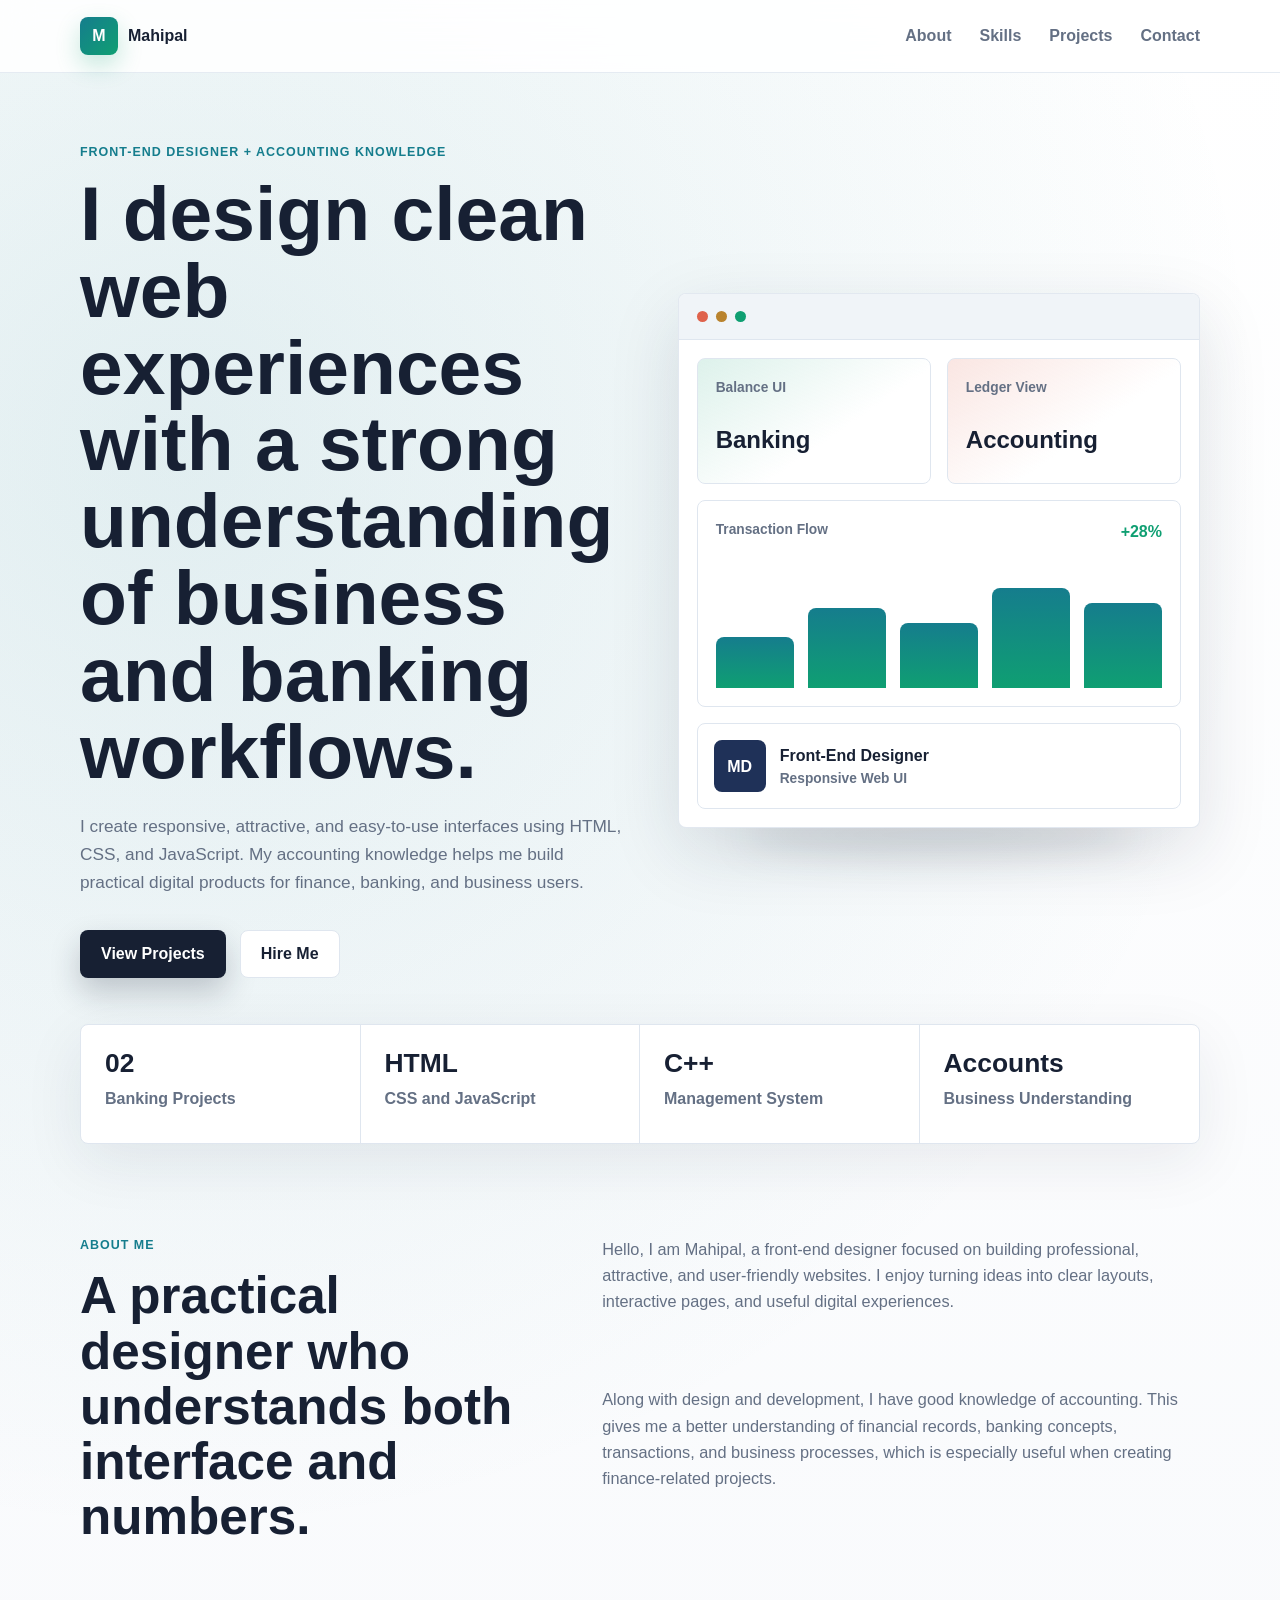
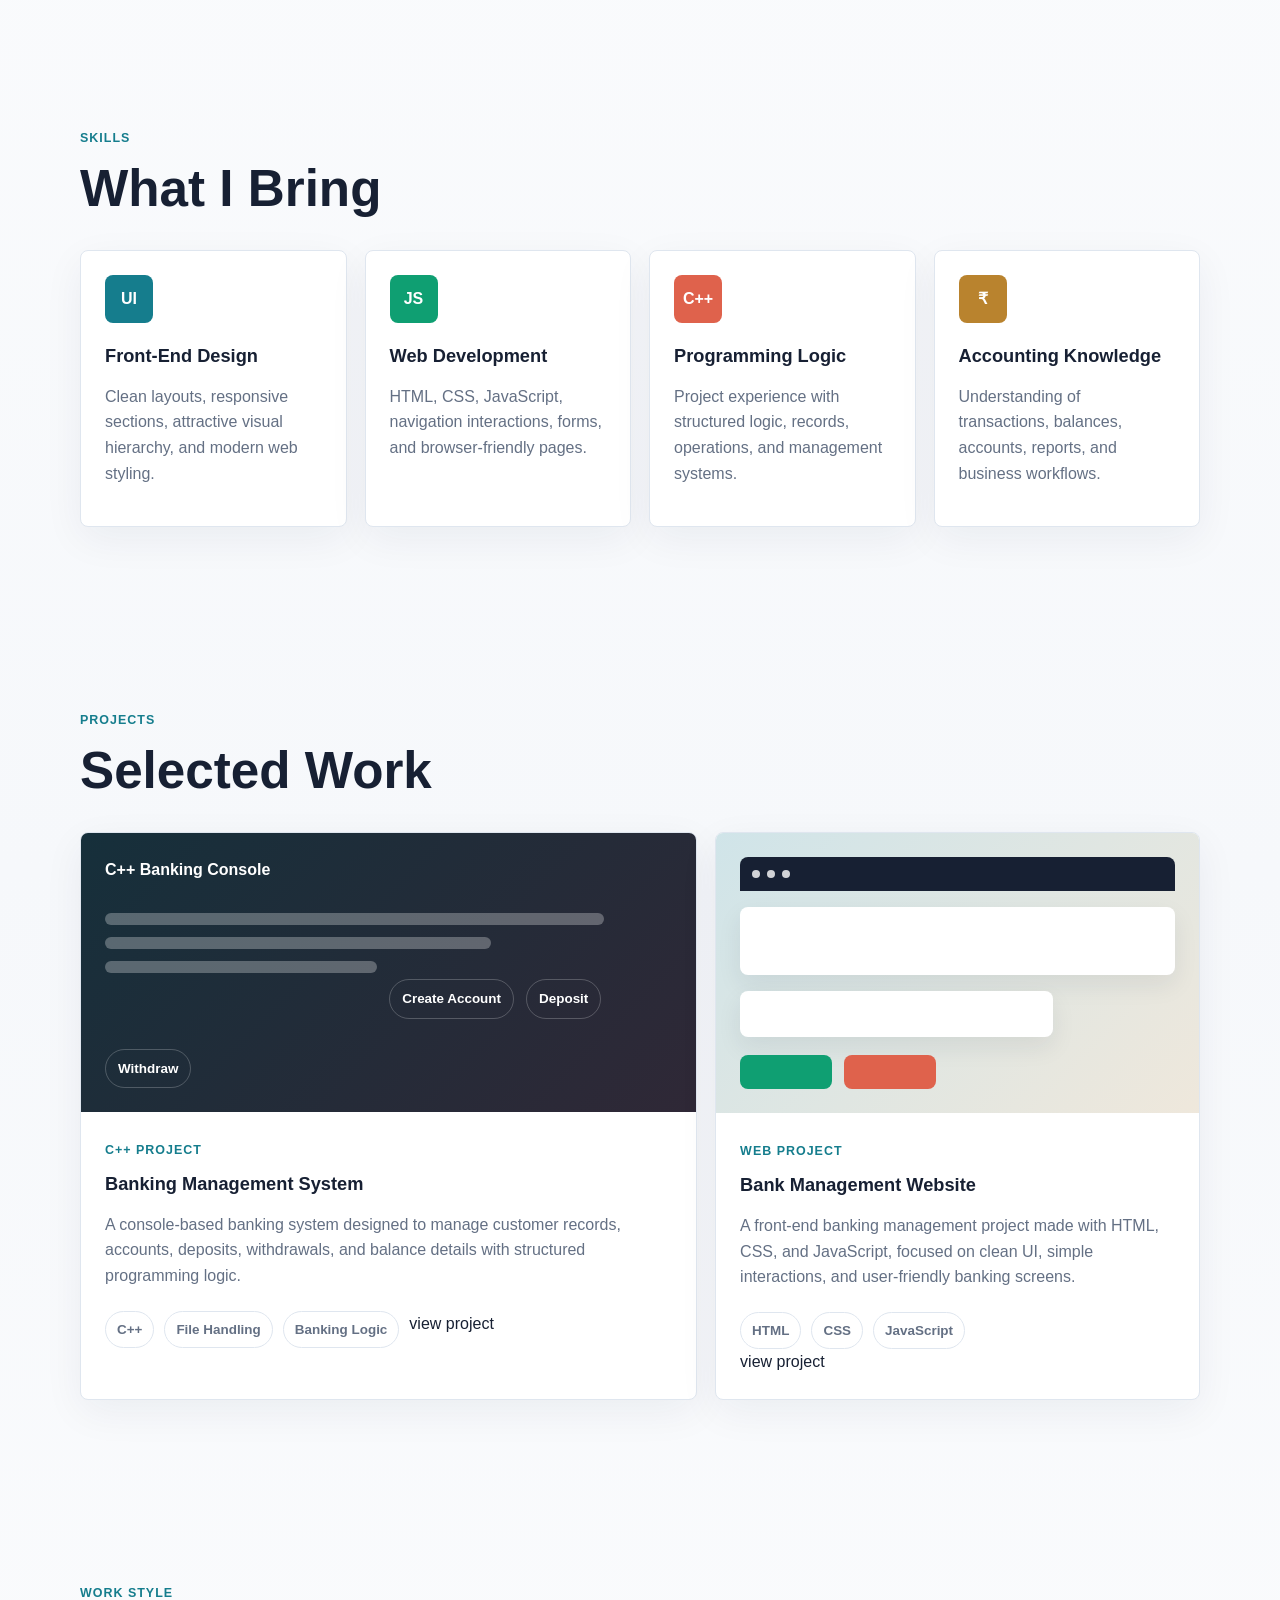
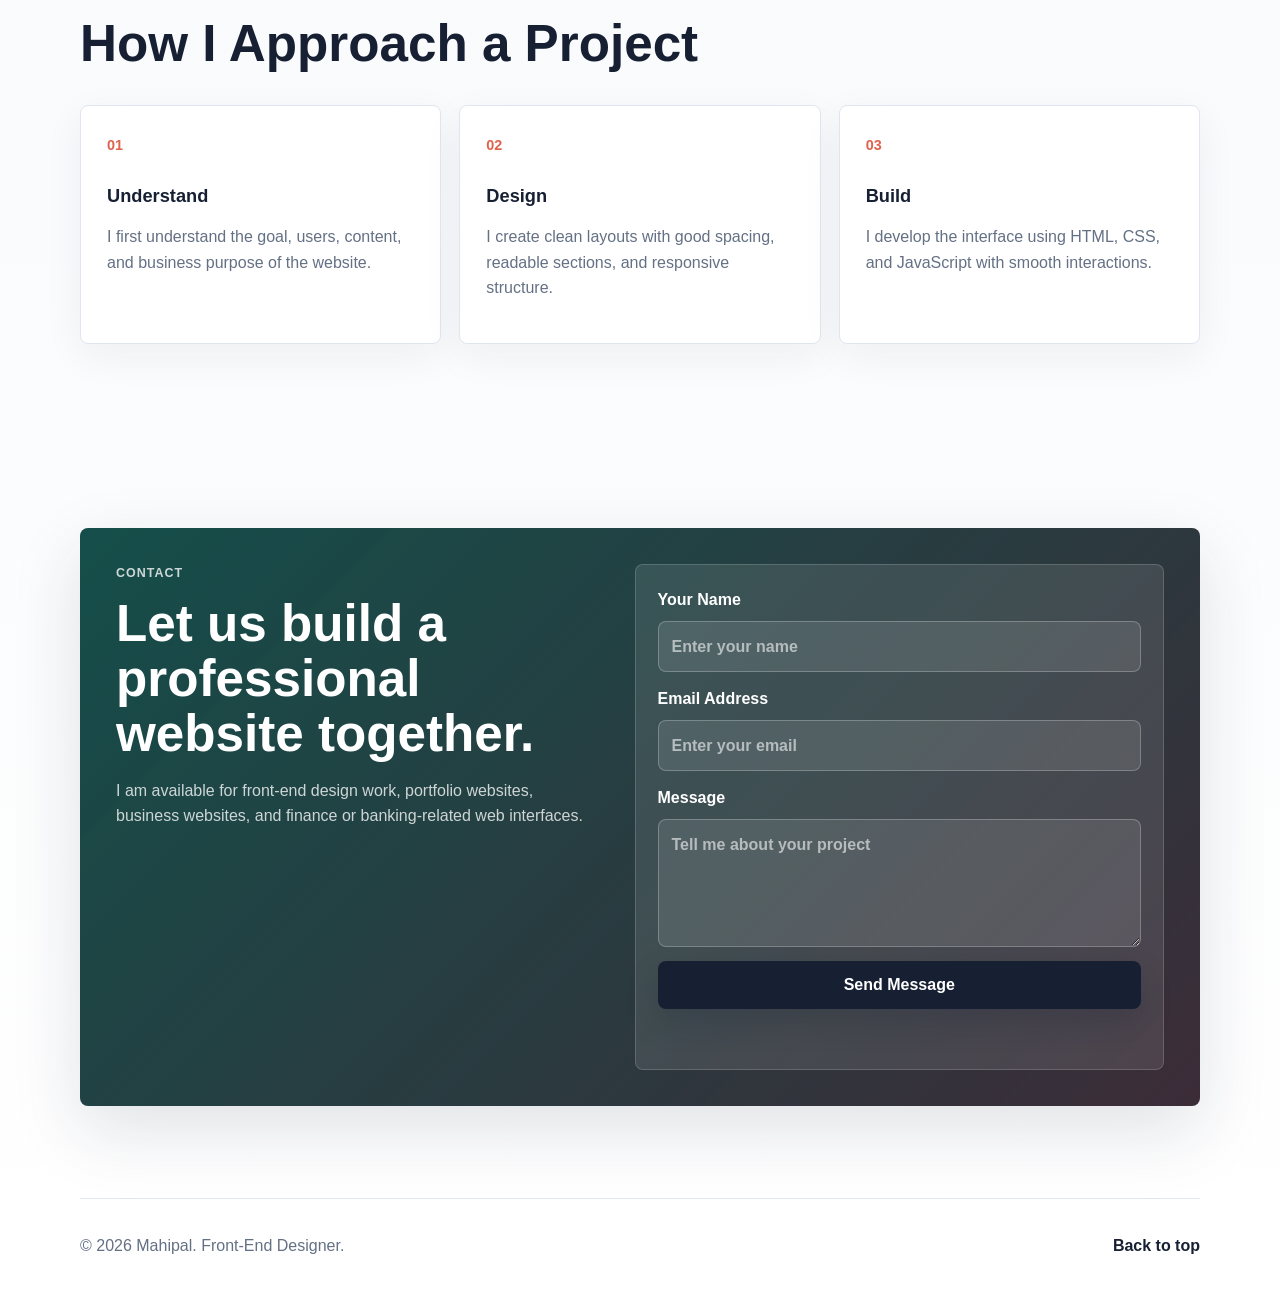
<file: index.html>
<!DOCTYPE html>
<html lang="en">
<head>
  <meta charset="UTF-8" />
  <meta name="viewport" content="width=device-width, initial-scale=1.0" />
  <title>Mahipal | Front-End Designer Portfolio</title>
  <meta
    name="description"
    content="Professional portfolio for Mahipal, a front-end designer with accounting knowledge and banking management system projects."
  />
  <link rel="stylesheet" href="styles.css" />
</head>
<body>
  <header class="site-header" id="top">
    <nav class="nav" aria-label="Primary navigation">
      <a href="#top" class="brand" aria-label="Mahipal portfolio home">
        <span class="brand-mark">M</span>
        <span>Mahipal</span>
      </a>

      <button class="nav-toggle" type="button" aria-label="Open menu" aria-expanded="false">
        <span></span>
        <span></span>
        <span></span>
      </button>

      <div class="nav-links">
        <a href="#about">About</a>
        <a href="#skills">Skills</a>
        <a href="#projects">Projects</a>
        <a href="#contact">Contact</a>
      </div>
    </nav>
  </header>

  <main>
    <section class="hero section">
      <div class="hero-copy">
        <p class="eyebrow">Front-End Designer + Accounting Knowledge</p>
        <h1>I design clean web experiences with a strong understanding of business and banking workflows.</h1>
        <p class="hero-text">
          I create responsive, attractive, and easy-to-use interfaces using HTML, CSS, and JavaScript.
          My accounting knowledge helps me build practical digital products for finance, banking, and
          business users.
        </p>
        <div class="hero-actions" aria-label="Portfolio actions">
          <a class="btn primary" href="#projects">View Projects</a>
          <a class="btn secondary" href="#contact">Hire Me</a>
        </div>
      </div>

      <div class="hero-visual" aria-label="Portfolio dashboard preview">
        <div class="dashboard-shell">
          <div class="window-bar">
            <span></span>
            <span></span>
            <span></span>
          </div>
          <div class="dashboard-grid">
            <article class="metric-card accent-green">
              <span>Balance UI</span>
              <strong>Banking</strong>
            </article>
            <article class="metric-card accent-red">
              <span>Ledger View</span>
              <strong>Accounting</strong>
            </article>
            <article class="chart-card">
              <div class="chart-header">
                <span>Transaction Flow</span>
                <b>+28%</b>
              </div>
              <div class="bars" aria-hidden="true">
                <span style="height: 42%"></span>
                <span style="height: 66%"></span>
                <span style="height: 54%"></span>
                <span style="height: 82%"></span>
                <span style="height: 70%"></span>
              </div>
            </article>
            <article class="profile-card">
              <div class="avatar">MD</div>
              <div>
                <strong>Front-End Designer</strong>
                <span>Responsive Web UI</span>
              </div>
            </article>
          </div>
        </div>
      </div>
    </section>

    <section class="stats" aria-label="Portfolio highlights">
      <div>
        <strong>02</strong>
        <span>Banking Projects</span>
      </div>
      <div>
        <strong>HTML</strong>
        <span>CSS and JavaScript</span>
      </div>
      <div>
        <strong>C++</strong>
        <span>Management System</span>
      </div>
      <div>
        <strong>Accounts</strong>
        <span>Business Understanding</span>
      </div>
    </section>

    <section class="section split" id="about">
      <div>
        <p class="eyebrow">About Me</p>
        <h2>A practical designer who understands both interface and numbers.</h2>
      </div>
      <div class="content-stack">
        <p>
          Hello, I am Mahipal, a front-end designer focused on building professional, attractive,
          and user-friendly websites. I enjoy turning ideas into clear layouts, interactive pages,
          and useful digital experiences.
        </p>
        <p>
          Along with design and development, I have good knowledge of accounting. This gives me a
          better understanding of financial records, banking concepts, transactions, and business
          processes, which is especially useful when creating finance-related projects.
        </p>
      </div>
    </section>

    <section class="section" id="skills">
      <div class="section-heading">
        <p class="eyebrow">Skills</p>
        <h2>What I Bring</h2>
      </div>

      <div class="skill-grid">
        <article class="skill-card">
          <span class="skill-icon">UI</span>
          <h3>Front-End Design</h3>
          <p>Clean layouts, responsive sections, attractive visual hierarchy, and modern web styling.</p>
        </article>
        <article class="skill-card">
          <span class="skill-icon">JS</span>
          <h3>Web Development</h3>
          <p>HTML, CSS, JavaScript, navigation interactions, forms, and browser-friendly pages.</p>
        </article>
        <article class="skill-card">
          <span class="skill-icon">C++</span>
          <h3>Programming Logic</h3>
          <p>Project experience with structured logic, records, operations, and management systems.</p>
        </article>
        <article class="skill-card">
          <span class="skill-icon">₹</span>
          <h3>Accounting Knowledge</h3>
          <p>Understanding of transactions, balances, accounts, reports, and business workflows.</p>
        </article>
      </div>
    </section>

    <section class="section projects" id="projects">
      <div class="section-heading">
        <p class="eyebrow">Projects</p>
        <h2>Selected Work</h2>
      </div>

      <div class="project-grid">
        <article class="project-card featured">
          <div class="project-preview banking-cpp" aria-hidden="true">
            <span class="screen-title">C++ Banking Console</span>
            <span class="code-line wide"></span>
            <span class="code-line"></span>
            <span class="code-line short"></span>
            <span class="terminal-pill">Create Account</span>
            <span class="terminal-pill">Deposit</span>
            <span class="terminal-pill">Withdraw</span>
          </div>
          <div class="project-body">
            <span class="project-type">C++ Project</span>
            <h3>Banking Management System</h3>
            <p>
              A console-based banking system designed to manage customer records, accounts,
              deposits, withdrawals, and balance details with structured programming logic.
            </p>
            <div class="tags">
              <span>C++</span>
              <span>File Handling</span>
              <span>Banking Logic</span>
              <a href="https://www.onlinegdb.com/edit/QnyFy59JXH">view project</a>
            </div>
          </div>
        </article>

        <article class="project-card">
          <div class="project-preview web-bank" aria-hidden="true">
            <div class="mini-browser">
              <span></span>
              <span></span>
              <span></span>
            </div>
            <div class="account-row"></div>
            <div class="account-row small"></div>
            <div class="web-buttons">
              <span></span>
              <span></span>
            </div>
          </div>
          <div class="project-body">
            <span class="project-type">Web Project</span>
            <h3>Bank Management Website</h3>
            <p>
              A front-end banking management project made with HTML, CSS, and JavaScript,
              focused on clean UI, simple interactions, and user-friendly banking screens.
            </p>
            <div class="tags">
              <span>HTML</span>
              <span>CSS</span>
              <span>JavaScript</span>
            </div>
            <a href="coding1.html">view project</a>
          </div>
        </article>
      </div>
    </section>

    <section class="section process">
      <div class="section-heading">
        <p class="eyebrow">Work Style</p>
        <h2>How I Approach a Project</h2>
      </div>
      <div class="timeline">
        <article>
          <span>01</span>
          <h3>Understand</h3>
          <p>I first understand the goal, users, content, and business purpose of the website.</p>
        </article>
        <article>
          <span>02</span>
          <h3>Design</h3>
          <p>I create clean layouts with good spacing, readable sections, and responsive structure.</p>
        </article>
        <article>
          <span>03</span>
          <h3>Build</h3>
          <p>I develop the interface using HTML, CSS, and JavaScript with smooth interactions.</p>
        </article>
      </div>
    </section>

    <section class="section contact" id="contact">
      <div class="contact-panel">
        <div>
          <p class="eyebrow">Contact</p>
          <h2>Let us build a professional website together.</h2>
          <p>
            I am available for front-end design work, portfolio websites, business websites,
            and finance or banking-related web interfaces.
          </p>
        </div>
        <form class="contact-form">
          <label>
            Your Name
            <input type="text" name="name" placeholder="Enter your name" required />
          </label>
          <label>
            Email Address
            <input type="email" name="email" placeholder="Enter your email" required />
          </label>
          <label>
            Message
            <textarea name="message" rows="4" placeholder="Tell me about your project" required></textarea>
          </label>
          <button class="btn primary" type="submit">Send Message</button>
          <p class="form-note" role="status" aria-live="polite"></p>
        </form>
      </div>
    </section>
  </main>

  <footer class="footer">
    <p>© <span id="year"></span> Mahipal. Front-End Designer.</p>
    <a href="#top">Back to top</a>
  </footer>

  <script src="script.js"></script>
</body>
</html>
</file>
<file: styles.css>
:root {
  --bg: #f6f8fb;
  --surface: #ffffff;
  --ink: #172033;
  --muted: #647084;
  --line: #dfe6ef;
  --green: #0f9f72;
  --teal: #157d8d;
  --coral: #df624c;
  --gold: #b9832e;
  --navy: #1f3158;
  --shadow: 0 24px 70px rgba(25, 38, 60, 0.13);
}

* {
  box-sizing: border-box;
}

html {
  scroll-behavior: smooth;
}

body {
  margin: 0;
  font-family: "Inter", Arial, sans-serif;
  color: var(--ink);
  background:
    radial-gradient(circle at 14% 10%, rgba(21, 125, 141, 0.12), transparent 26%),
    linear-gradient(180deg, #ffffff 0%, var(--bg) 55%, #ffffff 100%);
  line-height: 1.6;
}

a {
  color: inherit;
  text-decoration: none;
}

button,
input,
textarea {
  font: inherit;
}

.site-header {
  position: sticky;
  top: 0;
  z-index: 20;
  border-bottom: 1px solid rgba(223, 230, 239, 0.8);
  background: rgba(255, 255, 255, 0.88);
  backdrop-filter: blur(16px);
}

.nav {
  width: min(1120px, calc(100% - 40px));
  min-height: 72px;
  margin: 0 auto;
  display: flex;
  align-items: center;
  justify-content: space-between;
  gap: 20px;
}

.brand {
  display: inline-flex;
  align-items: center;
  gap: 10px;
  font-weight: 800;
  letter-spacing: 0;
}

.brand-mark {
  width: 38px;
  height: 38px;
  display: grid;
  place-items: center;
  color: #fff;
  border-radius: 8px;
  background: linear-gradient(135deg, var(--teal), var(--green));
  box-shadow: 0 10px 24px rgba(15, 159, 114, 0.24);
}

.nav-links {
  display: flex;
  align-items: center;
  gap: 28px;
  color: var(--muted);
  font-weight: 600;
}

.nav-links a:hover {
  color: var(--ink);
}

.nav-toggle {
  width: 44px;
  height: 44px;
  display: none;
  border: 1px solid var(--line);
  border-radius: 8px;
  background: var(--surface);
  cursor: pointer;
}

.nav-toggle span {
  display: block;
  width: 20px;
  height: 2px;
  margin: 4px auto;
  background: var(--ink);
}

.section {
  width: min(1120px, calc(100% - 40px));
  margin: 0 auto;
  padding: 92px 0;
}

.hero {
  min-height: calc(100vh - 72px);
  display: grid;
  grid-template-columns: minmax(0, 1.02fr) minmax(360px, 0.98fr);
  align-items: center;
  gap: 54px;
  padding-top: 70px;
  padding-bottom: 70px;
}

.eyebrow {
  margin: 0 0 12px;
  color: var(--teal);
  font-size: 0.78rem;
  font-weight: 800;
  letter-spacing: 0.08em;
  text-transform: uppercase;
}

h1,
h2,
h3,
p {
  overflow-wrap: anywhere;
}

h1 {
  max-width: 760px;
  margin: 0;
  font-size: clamp(2.45rem, 6vw, 5.15rem);
  line-height: 1;
  letter-spacing: 0;
}

h2 {
  margin: 0;
  font-size: clamp(2rem, 4vw, 3.2rem);
  line-height: 1.08;
  letter-spacing: 0;
}

h3 {
  margin: 0;
  font-size: 1.14rem;
  line-height: 1.25;
}

.hero-text {
  max-width: 660px;
  margin: 24px 0 0;
  color: var(--muted);
  font-size: 1.08rem;
}

.hero-actions {
  display: flex;
  flex-wrap: wrap;
  gap: 14px;
  margin-top: 34px;
}

.btn {
  min-height: 48px;
  display: inline-flex;
  align-items: center;
  justify-content: center;
  border: 1px solid transparent;
  border-radius: 8px;
  padding: 0 20px;
  font-weight: 800;
  cursor: pointer;
  transition: transform 0.2s ease, box-shadow 0.2s ease, border-color 0.2s ease;
}

.btn:hover {
  transform: translateY(-2px);
}

.btn.primary {
  color: #fff;
  background: var(--ink);
  box-shadow: 0 14px 30px rgba(23, 32, 51, 0.22);
}

.btn.secondary {
  color: var(--ink);
  background: var(--surface);
  border-color: var(--line);
}

.hero-visual {
  position: relative;
}

.hero-visual::before {
  content: "";
  position: absolute;
  inset: auto 12% -28px 12%;
  height: 42px;
  border-radius: 50%;
  background: rgba(23, 32, 51, 0.13);
  filter: blur(18px);
}

.dashboard-shell {
  position: relative;
  overflow: hidden;
  border: 1px solid rgba(223, 230, 239, 0.9);
  border-radius: 8px;
  background: #fff;
  box-shadow: var(--shadow);
}

.window-bar {
  height: 46px;
  display: flex;
  align-items: center;
  gap: 8px;
  padding: 0 18px;
  background: #f0f4f8;
  border-bottom: 1px solid var(--line);
}

.window-bar span {
  width: 11px;
  height: 11px;
  border-radius: 50%;
  background: var(--coral);
}

.window-bar span:nth-child(2) {
  background: var(--gold);
}

.window-bar span:nth-child(3) {
  background: var(--green);
}

.dashboard-grid {
  display: grid;
  grid-template-columns: repeat(2, minmax(0, 1fr));
  gap: 16px;
  padding: 18px;
}

.metric-card,
.chart-card,
.profile-card {
  border: 1px solid var(--line);
  border-radius: 8px;
  background: #fff;
}

.metric-card {
  min-height: 126px;
  padding: 18px;
}

.metric-card span,
.profile-card span,
.chart-header span {
  display: block;
  color: var(--muted);
  font-size: 0.86rem;
  font-weight: 700;
}

.metric-card strong {
  display: block;
  margin-top: 22px;
  font-size: 1.5rem;
}

.accent-green {
  background: linear-gradient(145deg, rgba(15, 159, 114, 0.14), #fff 60%);
}

.accent-red {
  background: linear-gradient(145deg, rgba(223, 98, 76, 0.16), #fff 60%);
}

.chart-card {
  grid-column: 1 / -1;
  min-height: 190px;
  padding: 18px;
}

.chart-header {
  display: flex;
  justify-content: space-between;
  gap: 12px;
}

.chart-header b {
  color: var(--green);
}

.bars {
  height: 122px;
  display: flex;
  align-items: end;
  gap: 14px;
  margin-top: 22px;
}

.bars span {
  flex: 1;
  min-width: 20px;
  border-radius: 8px 8px 0 0;
  background: linear-gradient(180deg, var(--teal), var(--green));
}

.profile-card {
  grid-column: 1 / -1;
  display: flex;
  align-items: center;
  gap: 14px;
  padding: 16px;
}

.avatar {
  width: 52px;
  height: 52px;
  display: grid;
  place-items: center;
  flex: 0 0 auto;
  color: #fff;
  border-radius: 8px;
  background: var(--navy);
  font-weight: 800;
}

.stats {
  width: min(1120px, calc(100% - 40px));
  margin: -24px auto 0;
  display: grid;
  grid-template-columns: repeat(4, minmax(0, 1fr));
  border: 1px solid var(--line);
  border-radius: 8px;
  overflow: hidden;
  background: var(--surface);
  box-shadow: 0 18px 60px rgba(25, 38, 60, 0.08);
}

.stats div {
  min-height: 118px;
  padding: 24px;
  border-right: 1px solid var(--line);
}

.stats div:last-child {
  border-right: 0;
}

.stats strong {
  display: block;
  font-size: 1.65rem;
  line-height: 1.1;
}

.stats span {
  display: block;
  margin-top: 8px;
  color: var(--muted);
  font-weight: 600;
}

.split {
  display: grid;
  grid-template-columns: 0.78fr 1fr;
  gap: 56px;
}

.content-stack {
  display: grid;
  gap: 18px;
  color: var(--muted);
  font-size: 1.02rem;
}

.content-stack p {
  margin: 0;
}

.section-heading {
  max-width: 760px;
  margin-bottom: 34px;
}

.skill-grid,
.project-grid,
.timeline {
  display: grid;
  gap: 18px;
}

.skill-grid {
  grid-template-columns: repeat(4, minmax(0, 1fr));
}

.skill-card,
.project-card,
.timeline article {
  border: 1px solid var(--line);
  border-radius: 8px;
  background: var(--surface);
  box-shadow: 0 12px 40px rgba(25, 38, 60, 0.06);
}

.skill-card {
  min-height: 238px;
  padding: 24px;
}

.skill-icon {
  width: 48px;
  height: 48px;
  display: grid;
  place-items: center;
  margin-bottom: 22px;
  color: #fff;
  border-radius: 8px;
  background: var(--teal);
  font-weight: 800;
}

.skill-card:nth-child(2) .skill-icon {
  background: var(--green);
}

.skill-card:nth-child(3) .skill-icon {
  background: var(--coral);
}

.skill-card:nth-child(4) .skill-icon {
  background: var(--gold);
}

.skill-card p,
.project-body p,
.timeline p,
.contact-panel p {
  color: var(--muted);
}

.project-grid {
  grid-template-columns: 1.12fr 0.88fr;
  align-items: stretch;
}

.project-card {
  overflow: hidden;
}

.project-card.featured {
  min-height: 100%;
}

.project-preview {
  min-height: 260px;
  padding: 24px;
  background: #e9f3f1;
}

.banking-cpp {
  display: flex;
  flex-wrap: wrap;
  align-content: flex-start;
  gap: 12px;
  color: #d7f6ee;
  background:
    linear-gradient(135deg, rgba(15, 159, 114, 0.12), rgba(223, 98, 76, 0.12)),
    #172033;
}

.screen-title {
  width: 100%;
  margin-bottom: 18px;
  color: #fff;
  font-weight: 800;
}

.code-line {
  width: 68%;
  height: 12px;
  border-radius: 999px;
  background: rgba(255, 255, 255, 0.28);
}

.code-line.wide {
  width: 88%;
}

.code-line.short {
  width: 48%;
}

.terminal-pill {
  margin-top: 18px;
  padding: 8px 12px;
  border: 1px solid rgba(255, 255, 255, 0.22);
  border-radius: 999px;
  color: #fff;
  font-size: 0.84rem;
  font-weight: 700;
}

.web-bank {
  background:
    linear-gradient(135deg, rgba(21, 125, 141, 0.18), rgba(185, 131, 46, 0.16)),
    #f9fbfd;
}

.mini-browser {
  height: 34px;
  display: flex;
  align-items: center;
  gap: 7px;
  padding: 0 12px;
  border-radius: 8px 8px 0 0;
  background: #172033;
}

.mini-browser span {
  width: 8px;
  height: 8px;
  border-radius: 50%;
  background: #fff;
  opacity: 0.8;
}

.account-row {
  height: 68px;
  margin-top: 16px;
  border-radius: 8px;
  background: #fff;
  box-shadow: 0 10px 24px rgba(25, 38, 60, 0.08);
}

.account-row.small {
  width: 72%;
  height: 46px;
}

.web-buttons {
  display: flex;
  gap: 12px;
  margin-top: 18px;
}

.web-buttons span {
  width: 92px;
  height: 34px;
  border-radius: 8px;
  background: var(--green);
}

.web-buttons span:nth-child(2) {
  background: var(--coral);
}

.project-body {
  padding: 24px;
}

.project-type {
  display: inline-flex;
  margin-bottom: 12px;
  color: var(--teal);
  font-size: 0.78rem;
  font-weight: 800;
  text-transform: uppercase;
  letter-spacing: 0.08em;
}

.tags {
  display: flex;
  flex-wrap: wrap;
  gap: 10px;
  margin-top: 22px;
}

.tags span {
  border: 1px solid var(--line);
  border-radius: 999px;
  padding: 7px 11px;
  color: var(--muted);
  font-size: 0.84rem;
  font-weight: 700;
  background: #fff;
}

.timeline {
  grid-template-columns: repeat(3, minmax(0, 1fr));
}

.timeline article {
  padding: 26px;
}

.timeline span {
  display: inline-flex;
  margin-bottom: 28px;
  color: var(--coral);
  font-size: 0.9rem;
  font-weight: 800;
}

.contact-panel {
  display: grid;
  grid-template-columns: 0.9fr 1fr;
  gap: 42px;
  align-items: start;
  padding: 36px;
  border-radius: 8px;
  color: #fff;
  background:
    linear-gradient(135deg, rgba(15, 159, 114, 0.36), rgba(223, 98, 76, 0.18)),
    var(--ink);
  box-shadow: var(--shadow);
}

.contact-panel .eyebrow,
.contact-panel p {
  color: rgba(255, 255, 255, 0.78);
}

.contact-form {
  display: grid;
  gap: 14px;
  padding: 22px;
  border-radius: 8px;
  background: rgba(255, 255, 255, 0.1);
  border: 1px solid rgba(255, 255, 255, 0.16);
}

.contact-form label {
  display: grid;
  gap: 8px;
  font-weight: 700;
}

.contact-form input,
.contact-form textarea {
  width: 100%;
  border: 1px solid rgba(255, 255, 255, 0.24);
  border-radius: 8px;
  padding: 12px 13px;
  color: #fff;
  background: rgba(255, 255, 255, 0.1);
  outline: none;
  resize: vertical;
}

.contact-form input::placeholder,
.contact-form textarea::placeholder {
  color: rgba(255, 255, 255, 0.58);
}

.contact-form input:focus,
.contact-form textarea:focus {
  border-color: rgba(255, 255, 255, 0.7);
}

.form-note {
  min-height: 24px;
  margin: 0;
  font-weight: 700;
}

.footer {
  width: min(1120px, calc(100% - 40px));
  margin: 0 auto;
  padding: 34px 0;
  display: flex;
  justify-content: space-between;
  gap: 18px;
  color: var(--muted);
  border-top: 1px solid var(--line);
}

.footer p {
  margin: 0;
}

.footer a {
  font-weight: 800;
  color: var(--ink);
}

@media (max-width: 920px) {
  .nav-toggle {
    display: inline-block;
  }

  .nav-links {
    position: absolute;
    inset: 72px 20px auto 20px;
    display: none;
    flex-direction: column;
    align-items: stretch;
    gap: 0;
    overflow: hidden;
    border: 1px solid var(--line);
    border-radius: 8px;
    background: #fff;
    box-shadow: var(--shadow);
  }

  .nav-links a {
    padding: 16px 18px;
    border-bottom: 1px solid var(--line);
  }

  .nav-links a:last-child {
    border-bottom: 0;
  }

  .nav-open .nav-links {
    display: flex;
  }

  .hero,
  .split,
  .project-grid,
  .contact-panel {
    grid-template-columns: 1fr;
  }

  .hero {
    min-height: auto;
  }

  .skill-grid,
  .timeline,
  .stats {
    grid-template-columns: repeat(2, minmax(0, 1fr));
  }

  .stats div:nth-child(2) {
    border-right: 0;
  }

  .stats div:nth-child(-n + 2) {
    border-bottom: 1px solid var(--line);
  }
}

@media (max-width: 620px) {
  .nav,
  .section,
  .stats,
  .footer {
    width: min(100% - 28px, 1120px);
  }

  .section {
    padding: 66px 0;
  }

  .hero {
    padding-top: 46px;
  }

  .hero-actions,
  .footer {
    flex-direction: column;
  }

  .btn {
    width: 100%;
  }

  .dashboard-grid,
  .skill-grid,
  .timeline,
  .stats {
    grid-template-columns: 1fr;
  }

  .stats div {
    border-right: 0;
    border-bottom: 1px solid var(--line);
  }

  .stats div:last-child {
    border-bottom: 0;
  }

  .project-preview {
    min-height: 220px;
  }

  .contact-panel {
    padding: 24px;
  }

  .contact-form {
    padding: 16px;
  }
}
</file>
